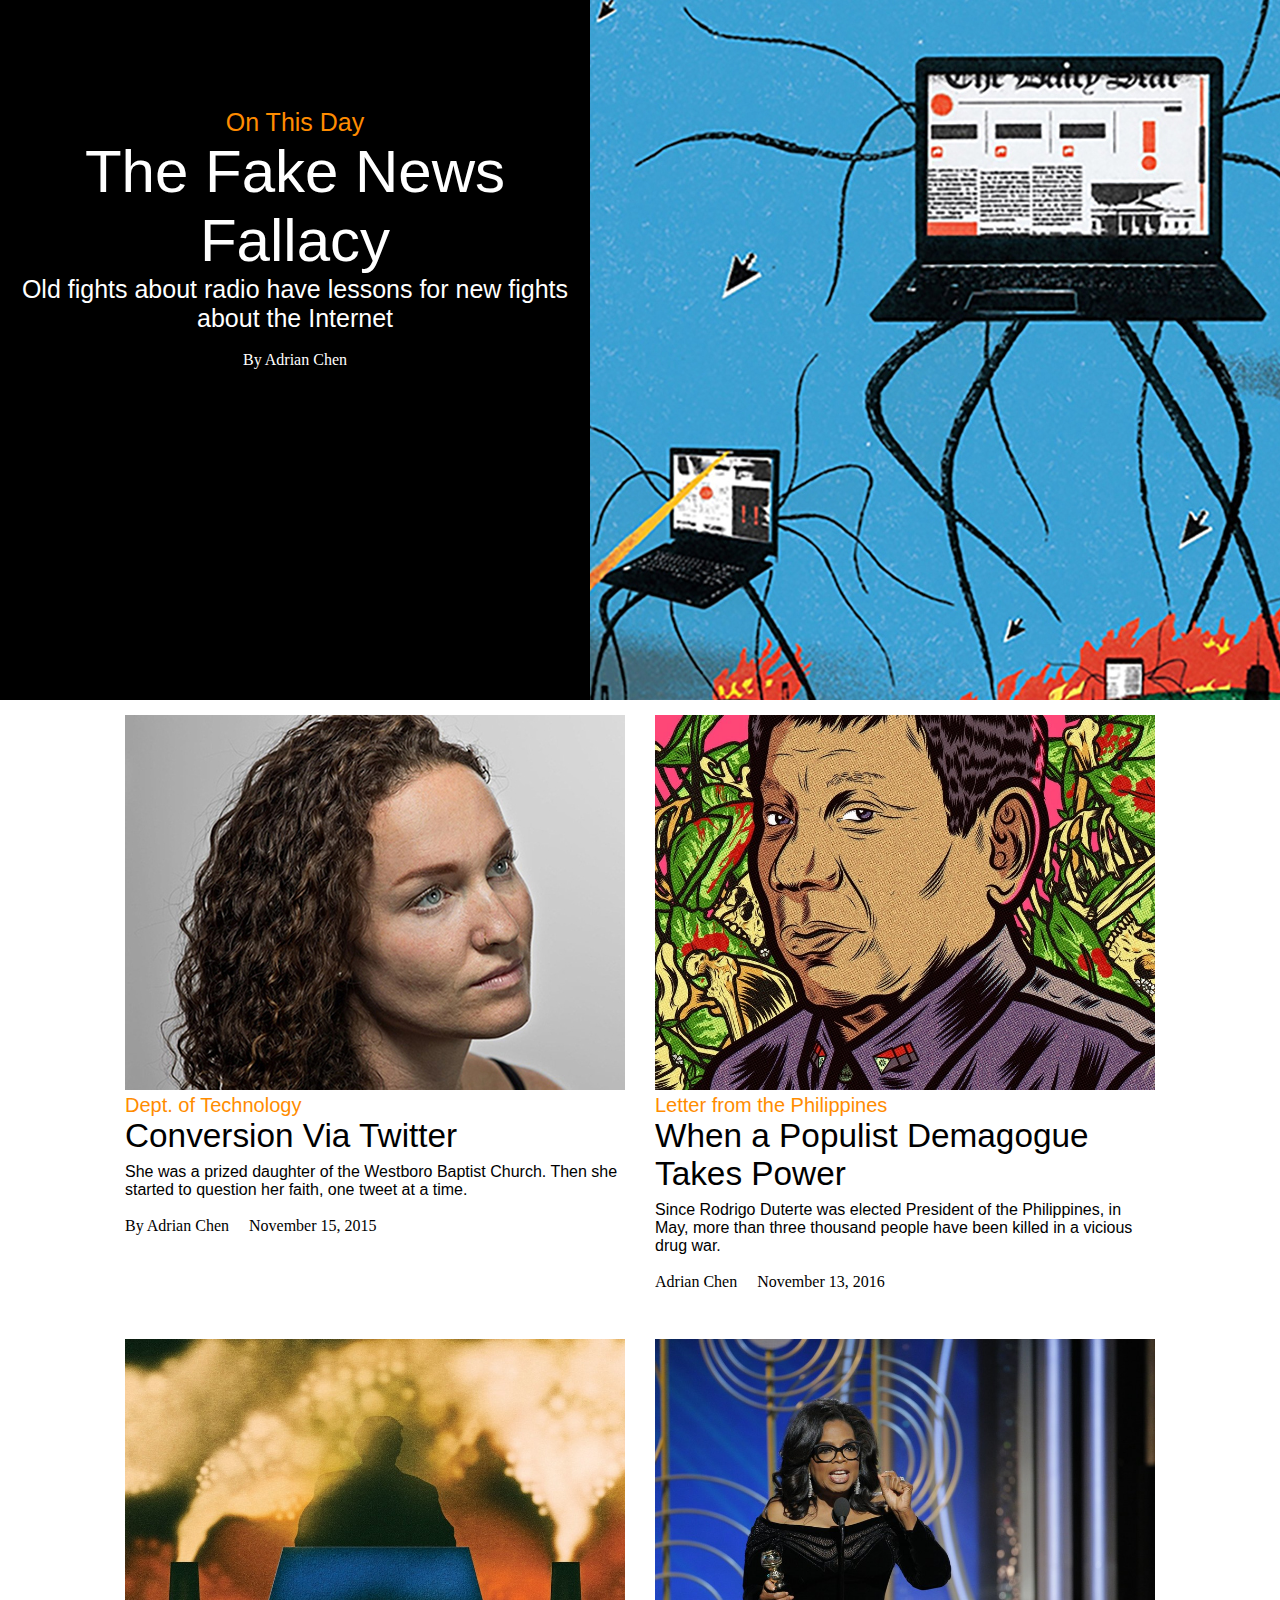
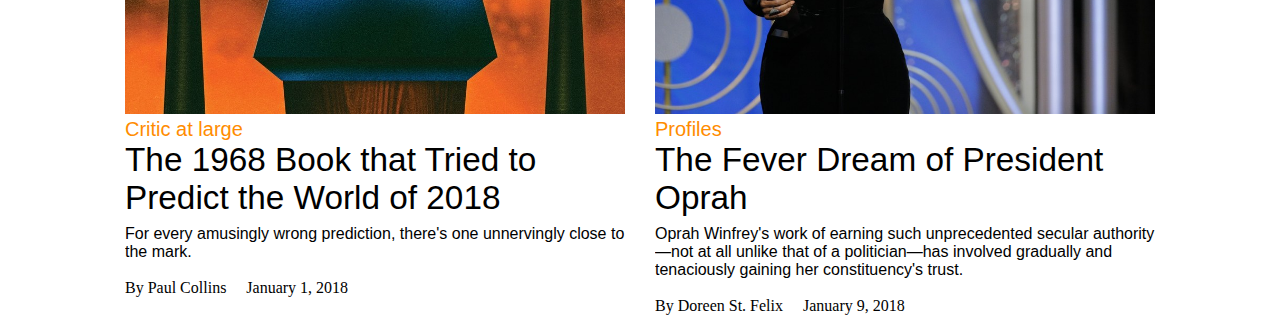
<file: index.html>
<!DOCTYPE html>
<html lang="en">
<head>
	<meta charset="utf-8">
	<meta content="ie=edge" http-equiv="x-ua-compatible">
	<meta content="width=device-width, initial-scale=1" name="viewport">
	<title>New Yorker Article Demo Xiuyan</title>
	<link href="style.css" rel="stylesheet" type="text/css">
</head>
<body>
	<div class="parent">
	  <div class="box01">
		<br>
		<br>
		<br>
		<br>
		<br>
		<br>
		<p class="p01" style="color: darkorange;">
			
		On This Day</p>

		<p class="p02">The Fake News Fallacy</p>
		
		<p class="p01">Old fights about radio have lessons for new fights about the Internet
		</p>
		<br>
		<p class="p03">By Adrian Chen</p>	
	  </div>

	  <div class="box02">
		  <img src="./img/cover.jpg">
	  </div>	
	</div>

<div class="parent">
	<div class="box03">
		<img src="img/img1.jpg" width=100%>
		<p class="line01">Dept. of Technology</p>

			<p class="title">Conversion Via Twitter</p>
			
			<p>She was a prized daughter of the Westboro Baptist Church. Then she started to question her faith, one tweet at a time.</p>
			<br>
			By Adrian Chen
			&nbsp &nbsp
			November 15, 2015</p>
	</div>
	<div class="box03">
		<img src="img/img2.jpg" width=100%>
		<p class="line01">Letter from the Philippines</p>

		<p class="title">When a Populist Demagogue Takes Power</p>
			
		<p>Since Rodrigo Duterte was elected President of the Philippines, in May, more than three thousand people have been killed in a vicious drug war.</p>
		<br>
			Adrian Chen
			&nbsp &nbsp
			November 13, 2016
	</div>
</div>
</br>
<div class="parent">
	<div class="box03">
		<img src="img/img3.jpg" width=100%>
		<p class="line01">Critic at large</p>

		<p class="title">The 1968 Book that Tried to Predict the World of 2018</p>
			
		<p>For every amusingly wrong prediction, there's one unnervingly close to the mark.</p>
		<br>
			
			By Paul Collins
			&nbsp &nbsp
			January 1, 2018
	</div>
	<div class="box03">
		<img src="img/img4.jpg" width=100%>
		<p class="line01">Profiles</p>
		<p class="title">The Fever Dream of President Oprah</p>
			
		<p>Oprah Winfrey's work of earning such unprecedented secular authority—not at all unlike that of a politician—has involved gradually and tenaciously gaining her constituency's trust.</p>
			<br>
			By Doreen St. Felix
			&nbsp &nbsp;
			January 9, 2018
	</div>
</div>
		
	
</body>
</html>
</file>
<file: style.css>
/* Use this when you are ready to make a media query style

@media screen and (max-width: 768px) {
  

}  */
*{margin: 0px;}

h1{
    color: white;
    font-family:'Times New Roman', Times, serif;
}

.parent{
    background-color:white;
    height: auto;
    display: flex;
    align-items: flex-start;
    justify-content: center;
}
.box01{
    
    height: 700px;
    background-color: black;
    text-align: center;
    align-items: center;

}
.box02{
    
    height: 700px;
    overflow: hidden;
    background-color: rgb(100, 237, 111);
    align-items: center;
    justify-content: center;
}

.box03{
    background-color: white;
    margin: 15px;
    word-wrap: break-word;
    width: 500px;
    height: auto;
    overflow: hidden;
}
.picturebox{
    background-color: white;
    margin:20px;
}
.p01{
    color:white;
    font-size: 25px;
}
.p02{
    color:white;
    font-size:60px;
}
.p03{
    color: white;
    font-family: Georgia, 'Times New Roman', Times, serif;
    font-size: 16px;
}
.title{
    font-size: 25pt;
    margin-bottom: 6pt;
}
.line01{
    font-size: 15pt;
    color:darkorange ;
}
p{
    font-family: 'Gill Sans', 'Gill Sans MT', Calibri, 'Trebuchet MS', sans-serif;
}
@media screen and (max-width: 768px) {
    .parent{
        background-color:white;
        height: auto;
        display: flex;
        align-items: flex-start;
        justify-content: center;
        flex-direction: column;
    }

}
</file>
